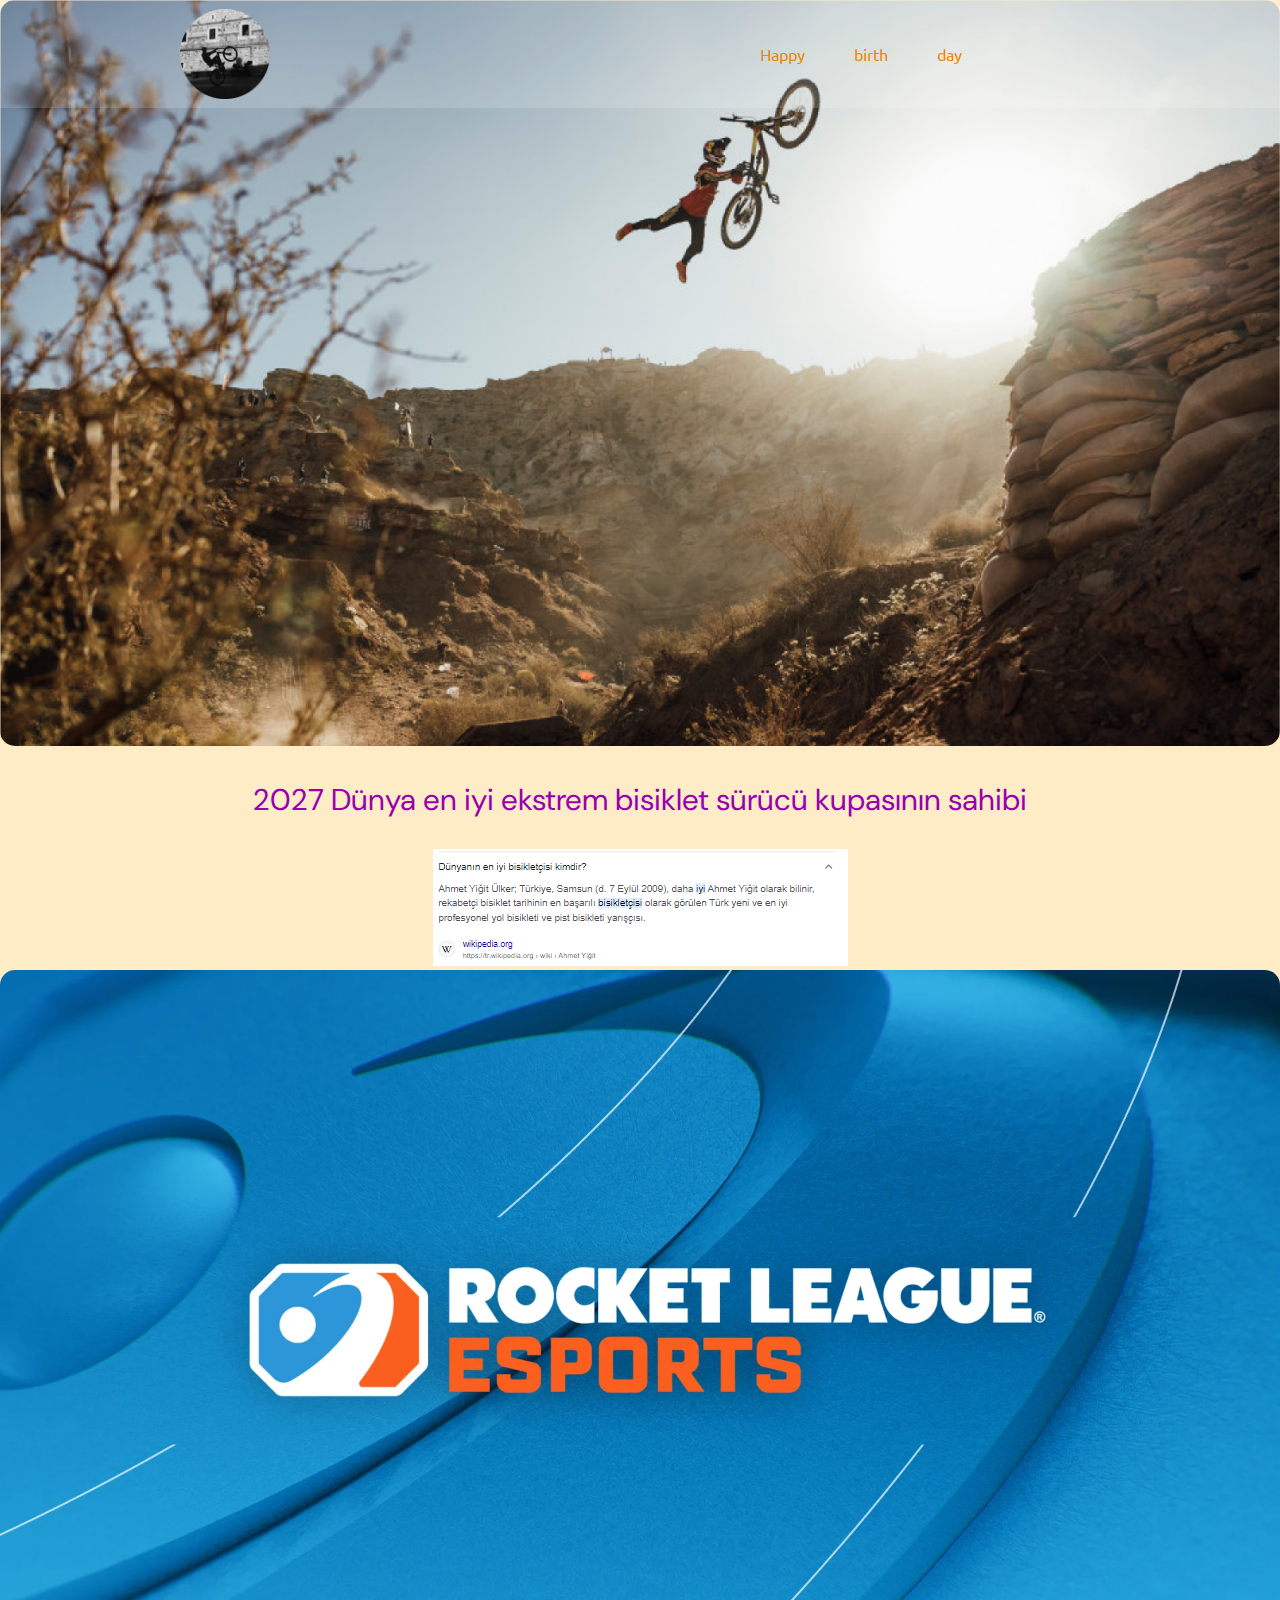
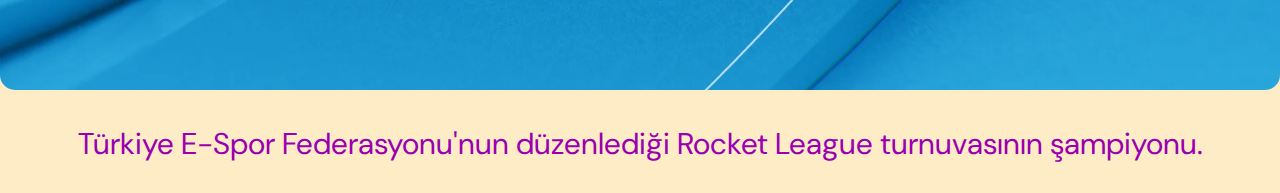
<file: index.html>
<!DOCTYPE html>
<html lang="en">
<head>
    <meta charset="UTF-8">
    <meta name="viewport" content="width=device-width, initial-scale=1.0">
    <link rel="stylesheet" href="./style.css">
    <title>Doğum günün kutlu olsun</title>
    <link rel="preconnect" href="https://fonts.googleapis.com">
<link rel="preconnect" href="https://fonts.gstatic.com" crossorigin>
<link href="https://fonts.googleapis.com/css2?family=Bricolage+Grotes
que:opsz@10..48&family=Kaushan+Script&family=Montserrat:wght@200;400;
700&family=Oleo+Script&family=Open+Sans:wght@300&family=Pangolin&fami
ly=Playfair+Display&family=Raleway:wght@100;700&family=Roboto:wght@30
0&family=Tektur:wght@400;600&family=Ubuntu:wght@300;400&display=swap" 
rel="stylesheet">
<link rel="preconnect" href="https://fonts.googleapis.com">
<link rel="preconnect" href="https://fonts.gstatic.com" crossorigin>
<link href="https://fonts.googleapis.com/css2?family=Bricolage+Grotes
que:opsz@10..48&family=DM+Sans:opsz,wght@9..40,300&family=Kaushan+Scr
ipt&family=Montserrat:wght@200;400;700&family=Oleo+Script&family=Open
+Sans:wght@300&family=Pangolin&family=Playfair+Display&family=Raleway
:wght@100;700&family=Roboto:wght@300&family=Tektur:wght@400;600&famil
y=Ubuntu:wght@300;400&display=swap" rel="stylesheet">
</head>
<body>
    <header class="site-header">
        <img src="./img/prft.png" class="Header-img">
            <ul class="header-menu">
                <li class="menu-item"><a target="_blank" href="https://www.youtube.com/watch?v=nl62hhiBMOMs" class="menü-link">Happy</a></li>
                <li class="menu-item"><a target="_blank" href="https://www.youtube.com/watch?v=wDh9lOwp9QM" class="menü-link">birth</a></li>
                <li class="menu-item"><a target="_blank" href="https://grafiksx.github.io/XQ/" class="menü-link" >day</a></li>
            </ul>
        <a href="./error.html"><button class="header-button">Basma</button></a>
    </header>

    <main class="site-main">
        <div class="main-div1">
            <img src="./img/2022 rampage riding1.png" class="Div-Resmi-1">
            <p class="div-content">2027 Dünya en iyi ekstrem bisiklet sürücü kupasının sahibi</p>
            <img src="./img/Ekran görüntüsü 2023-09-07 004950.png" alt="" class="">
        </div>
        <div class="main-div2">
            <img src="./img/RLE_22-23_KeyArt_v01 (1).png" class="Div-Resmi-2">
            <p class="div-content">Türkiye E-Spor Federasyonu'nun düzenlediği Rocket League turnuvasının şampiyonu.</p>
        </div>
    </main>
<!-- eğer bu vidoyu izliyorsan demekki sana bi hediye yaptım bu arada doğum günün kutlu olsun sana bi sitenin nasıl yapıldığını gösterecem şimdi geldi aklıma 
o yüzden en başı çekemedim neyse burdan devam edelim. -->
<script src="./app.js"></script>
</body>
</html>
</file>
<file: style.css>
body {
    width: 100%;
    padding: 0 0;
    margin: 0 0;
    background-color: rgba(251, 170, 6, 0.222);
}
.site-header {
    align-items: center;
    display: flex;
    padding-left: 20vh;
    height: 12vh;
    width: 100%;
    background-color: rgba(255, 255, 255, 0.159) ;
    filter: blur(0.4px);
    position: fixed;
}
.menü-link {
    text-decoration: none;
    color: rgb(238, 131, 0);
}
.Header-img {
    width: 10vh;
    height: auto;
    display: inline;
} 
.header-menu {
    display: inline-block;
    list-style: none;
    margin-left: 45vh;
    text-align: center;
    font-family: Ubuntu;
}
.menu-item {
    text-decoration: none;
    display: inline-block;
    margin-left: 5vh;
    
}
.header-button {
    height: 5vh;
    width: 15vh;
    border-radius: 10px;
    border: none;
     margin-left: 40vh;
     font-family: ubuntu;
    background-color: orangered;
    color: white;
}
/* Turuncu 
mor
Beyaz  */
.main-div1 {
    text-align: center;
}
.Div-Resmi-1 {
height: auto;
width: 100%;
border-radius: 15px;
}
.div-content {
    color: rgb(152, 0, 176);
    text-align: center;
    font-size: 30px;
    font-family: Dm Sans;
}
.bimg {
    text-align: center;
}
.Div-Resmi-2 {
    height: auto;
    width: 100%;
    border-radius: 15px;
    }
</file>
